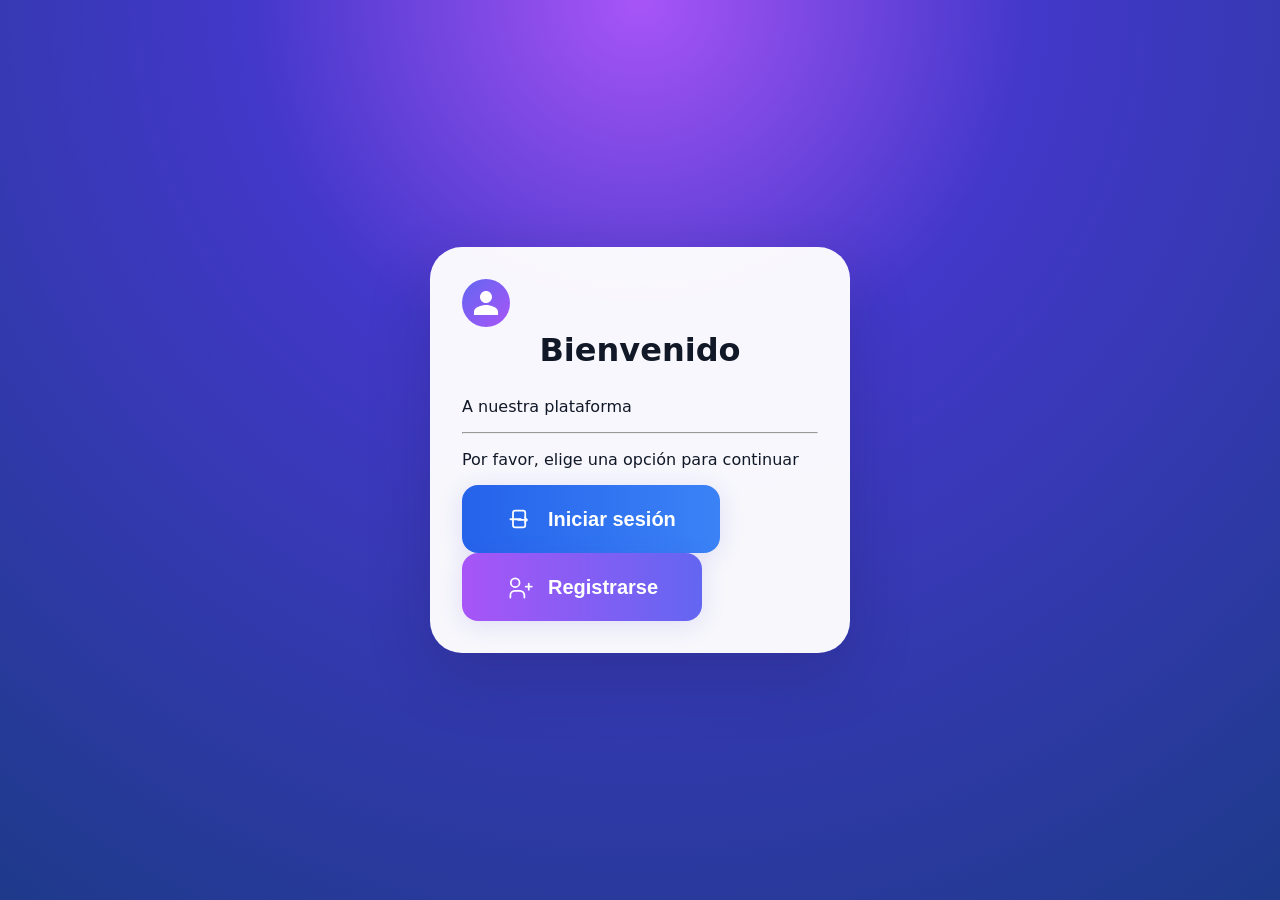
<file: index.html>
<!DOCTYPE html>
<html lang="es">

<head>
  <meta charset="UTF-8">
  <meta name="viewport" content="width=device-width, initial-scale=1.0">
  <title>Aplicación SPA</title>
  <link rel="stylesheet" href="styles.css">
</head>

<body>
  <!-- Vista de Bienvenida -->
  <section id="welcome-view" class="view">
    <main class="card">
      <div class="welcome-header">
        <div class="welcome-icon">
          <svg width="48" height="48" fill="none" xmlns="http://www.w3.org/2000/svg"><circle cx="24" cy="24" r="24" fill="url(#a)"/><path d="M24 24c3.314 0 6-2.686 6-6s-2.686-6-6-6-6 2.686-6 6 2.686 6 6 6Zm0 2c-4.418 0-12 2.238-12 6.667V36h24v-3.333C36 28.238 28.418 26 24 26Z" fill="#fff"/><defs><linearGradient id="a" x1="0" y1="0" x2="48" y2="48" gradientUnits="userSpaceOnUse"><stop stop-color="#6366f1"/><stop offset="1" stop-color="#a855f7"/></linearGradient></defs></svg>
        </div>
        <h1 class="welcome-title">Bienvenido</h1>
        <p class="welcome-subtitle">A nuestra plataforma</p>
        <hr class="welcome-divider">
        <p class="welcome-desc">Por favor, elige una opción para continuar</p>
      </div>
      <div class="welcome-actions">
        <button class="welcome-btn login" data-navigate="login">
          <svg viewBox="0 0 32 32" fill="none"><rect x="4" y="15" width="14" height="2.5" rx="1.25" fill="#fff"/><path d="M22 9v14a2.5 2.5 0 0 1-2.5 2.5h-9A2.5 2.5 0 0 1 8 23V9a2.5 2.5 0 0 1 2.5-2.5h9A2.5 2.5 0 0 1 22 9Zm-8 8h10m0 0-2.5-2.5m2.5 2.5-2.5 2.5" stroke="#fff" stroke-width="2" stroke-linecap="round" stroke-linejoin="round"/></svg>
          Iniciar sesión
        </button>
        <button class="welcome-btn register" data-navigate="register">
          <svg viewBox="0 0 32 32" fill="none"><path d="M21 28v-2.5a5 5 0 0 0-5-5h-6a5 5 0 0 0-5 5V28" stroke="#fff" stroke-width="2" stroke-linecap="round" stroke-linejoin="round"/><circle cx="10.5" cy="11" r="5" stroke="#fff" stroke-width="2"/><path d="M26 12v7m3.5-3.5H22.5" stroke="#fff" stroke-width="2" stroke-linecap="round"/></svg>
          Registrarse
        </button>
      </div>
    </main>
  </section>

  <!-- Vista de Login -->
  <section id="login-view" class="view hidden">
    <main class="card">
      <div class="card-header">
        <button type="button" class="icon-button" aria-label="Cerrar" data-navigate="welcome">×</button>
        <span class="help-text">Need help?</span>
      </div>

      <h1>Iniciar sesión</h1>

      <!-- Mensaje de error -->
      <div id="login-error" class="error-message hidden"></div>

      <form id="loginForm" class="auth-form">
        <input type="email" id="login-email" name="email" placeholder="Correo electrónico" required>
        <input type="password" id="login-password" name="password" placeholder="Contraseña" required>
        <a class="help-link" href="#">Olvidaste tu contraseña?</a>
        <button type="submit" class="primary-button">Entrar</button>
      </form>

      <p class="switch-text" id="login-message">¿No tienes cuenta? <button data-navigate="register">Registrarse</button></p>
    </main>
  </section>

  <!-- Vista de Registro -->
  <section id="register-view" class="view hidden">
    <main class="card">
      <div class="card-header">
        <button type="button" class="icon-button" aria-label="Cerrar" data-navigate="welcome">×</button>
        <span class="help-text">Need help?</span>
      </div>

      <h1>Crear cuenta</h1>

      <!-- Mensaje de error -->
      <div id="register-error" class="error-message hidden"></div>

      <form id="registerForm" class="auth-form">
        <input type="text" id="reg-name" name="name" placeholder="Nombre completo" required>
        <input type="email" id="reg-email" name="email" placeholder="Correo electrónico" required>

        <div class="radio-group">
          <label class="radio-label">
            <input type="radio" name="gender" value="m" required>
            M
          </label>
          <label class="radio-label">
            <input type="radio" name="gender" value="f" required>
            F
          </label>
        </div>

        <input type="password" id="reg-password" name="password" placeholder="Contraseña" required>
        <input type="password" id="reg-confirmPassword" name="confirmPassword" placeholder="Confirmar contraseña" required>

        <label class="checkbox-label">
          <input type="checkbox" id="terms" required>
          Acepto los términos del acuerdo
        </label>

        <button type="submit" class="primary-button">Registrarse</button>
      </form>

      <p class="switch-text">¿Ya tienes una cuenta? <button data-navigate="login">Iniciar sesión</button></p>
    </main>
  </section>

  <!-- Vista Principal (protegida) -->
  <section id="main-view" class="view hidden">
    <main class="card">
      <h1>Bienvenido a la página principal</h1>
      <p id="main-welcome">Has iniciado sesión correctamente.</p>

      <div class="dice-panel">
        <div class="dice-actions">
          <button id="roll-button" class="primary-button">Tirar dado</button>
          <button id="reset-button" class="primary-button">Resetear estadísticas</button>
        </div>

        <div id="dice-result" class="dice-result">
          <div id="dice-image" class="dice-image hidden"></div>
          <p id="dice-value"></p>
        </div>

        <div class="dice-stats">
          <p>Total de tiradas: <span id="roll-count">0</span></p>
          <p>Promedio: <span id="roll-average">0.00</span></p>
        </div>
      </div>

      <button class="primary-button" data-navigate="welcome" id="logout-btn">Cerrar sesión</button>
    </main>
  </section>

  <script src="app.js"></script>
</body>

</html>
</file>
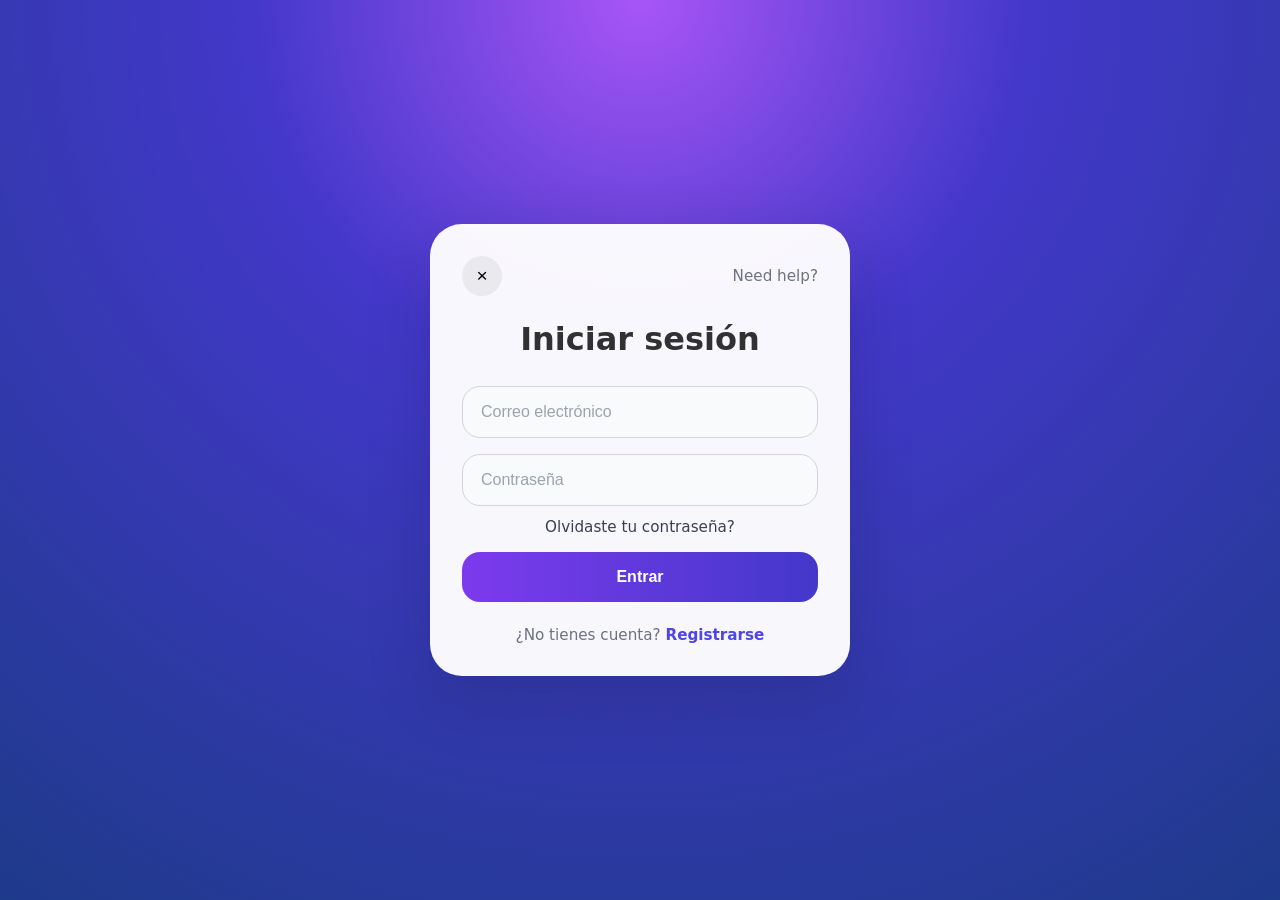
<file: login.html>
<!DOCTYPE html>
<html lang="es">

<head>
  <meta charset="UTF-8">
  <meta name="viewport" content="width=device-width, initial-scale=1.0">
  <title>Iniciar sesión</title>
  <link rel="stylesheet" href="styles.css">
</head>

<body data-page="login">
  <main class="card">
    <!-- Encabezado con botón de cerrar y ayuda -->
    <div class="card-header">
      <button type="button" class="icon-button" aria-label="Cerrar">×</button>
      <span class="help-text">Need help?</span>
    </div>


    <h1>Iniciar sesión</h1>


    <!-- Formulario de login: email y contraseña -->
    <form id="loginForm" class="auth-form">
      <input type="email" id="email" name="email" placeholder="Correo electrónico" required>
      <input type="password" id="password" name="password" placeholder="Contraseña" required>
      <a class="help-link" href="#">Olvidaste tu contraseña?</a>
      <button type="submit" class="primary-button">Entrar</button>
    </form>


    <!-- Enlace para ir a registro -->
    <p class="switch-text" id="message">¿No tienes cuenta? <a href="register.html">Registrarse</a></p>
  </main>

  <script src="app.js" defer></script>
</body>

</html>
</file>
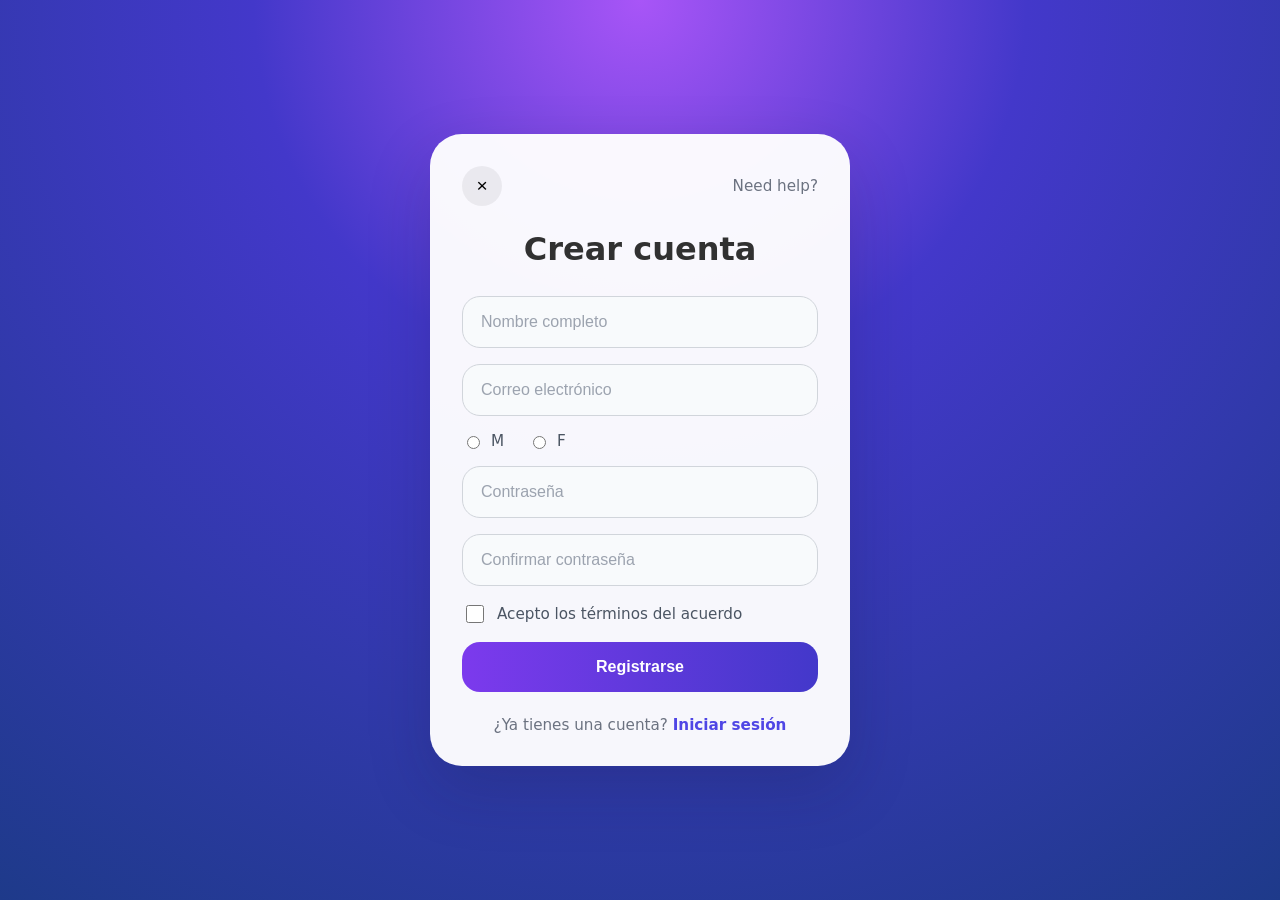
<file: register.html>
<!DOCTYPE html>
<html lang="es">

<head>
  <meta charset="UTF-8">
  <meta name="viewport" content="width=device-width, initial-scale=1.0">
  <title>Registrarse</title>
  <link rel="stylesheet" href="styles.css">
</head>

<body data-page="register">
  <main class="card">
    <!-- Encabezado con botón de cerrar y ayuda -->
    <div class="card-header">
      <button type="button" class="icon-button" aria-label="Cerrar">×</button>
      <span class="help-text">Need help?</span>
    </div>

    <h1>Crear cuenta</h1>

    <!-- Formulario de registro: datos personales y contraseña -->
    <form id="registerForm" class="auth-form">
      <input type="text" id="name" name="name" placeholder="Nombre completo" required>
      <input type="email" id="email" name="email" placeholder="Correo electrónico" required>


      <!-- Selección de género: M (Masculino) o S (Femenino) -->
      <div class="radio-group">
        <label class="radio-label">
          <input type="radio" name="gender" value="m" required>
          M
        </label>
        <label class="radio-label">
          <input type="radio" name="gender" value="f" required>
          F
        </label>
      </div>


      <input type="password" id="password" name="password" placeholder="Contraseña" required>
      <input type="password" id="confirmPassword" name="confirmPassword" placeholder="Confirmar contraseña" required>


      <!-- Checkbox para aceptar términos -->
      <label class="checkbox-label">
        <input type="checkbox" id="terms" required>
        Acepto los términos del acuerdo
      </label>

      <button type="submit" class="primary-button">Registrarse</button>
    </form>


    <!-- Enlace para ir a login -->
    <p class="switch-text">¿Ya tienes una cuenta? <a href="login.html">Iniciar sesión</a></p>
  </main>

  <script src="app.js" defer></script>
</body>

</html>
</file>
<file: styles.css>
(/* Botones grandes de bienvenida tipo imagen */)
.welcome-actions {
  display: flex;
  flex-direction: row;
  justify-content: center;
  align-items: center;
  gap: 36px;
  margin-top: 38px;
}
.welcome-btn {
  display: flex;
  align-items: center;
  justify-content: center;
  gap: 14px;
  padding: 20px 44px;
  border: none;
  border-radius: 16px;
  font-size: 1.25rem;
  font-weight: 600;
  cursor: pointer;
  text-decoration: none;
  white-space: nowrap;
  min-width: 220px !important;
  box-shadow: 0 4px 24px 0 rgba(67,56,202,0.13);
  transition: transform 0.13s, box-shadow 0.13s;
}
.welcome-btn.login {
  background: linear-gradient(90deg, #2563eb 0%, #3b82f6 100%);
  color: #fff;
}
.welcome-btn.register {
  background: linear-gradient(90deg, #a855f7 0%, #6366f1 100%);
  color: #fff;
}
.welcome-btn svg {
  width: 28px;
  height: 28px;
  flex-shrink: 0;
}
.welcome-btn:active {
  transform: scale(0.97);
}

/* Mejorar visibilidad de textos de bienvenida */
.welcome-title {
  color: #111827;
  text-shadow: none;
}
.welcome-subtitle, .welcome-desc {
  color: #111827;
  text-shadow: none;
}

/* ========================================
   CONFIGURACIÓN GLOBAL
   ======================================== */

/* Variables globales: tipografía y color base */
:root {
  font-family: Inter, system-ui, sans-serif;
  color: #111827;
}


/* Reset: aplicar box-sizing a todos los elementos */
* {
  box-sizing: border-box;
}


/* ========================================
   LAYOUT PRINCIPAL
   ======================================== */

/* Body: pantalla completa, centrada con fondo degradado */
body {
  margin: 0;
  min-height: 100vh;
  display: grid;
  place-items: center;
  background: radial-gradient(circle at top, #a855f7 0%, #4338ca 35%, #1e3a8a 100%);
}


/* ========================================
   TARJETA PRINCIPAL (CARD)
   ======================================== */

/* Contenedor principal: ancho responsivo, redondeado y con sombra */
.card {
  width: min(420px, calc(100vw - 40px));
  padding: 32px;
  border-radius: 32px;
  background: rgba(255, 255, 255, 0.96);
  box-shadow: 0 24px 64px rgba(15, 23, 42, 0.18);
}


/* Encabezado de la tarjeta: distribuye icono y texto */
.card-header {
  display: flex;
  justify-content: space-between;
  align-items: center;
  margin-bottom: 24px;
}


/* Botón icono: pequeño, redondeado y con fondo suave */
.icon-button {
  border: none;
  background: rgba(0, 0, 0, 0.06);
  width: 40px;
  height: 40px;
  border-radius: 50%;
  font-size: 1.2rem;
  cursor: pointer;
}


/* Texto de ayuda: gris y pequeño */
.help-text {
  font-size: 0.95rem;
  color: #6b7280;
}


/* ========================================
   TIPOGRAFÍA
   ======================================== */

/* Título principal: grande, centrado y oscuro */
h1 {
  margin: 0 0 28px;
  font-size: 2rem;
  text-align: center;
  color: #313131;
}


/* ========================================
   FORMULARIO
   ======================================== */

/* Contenedor del formulario: distribuye campos en grid */
.auth-form {
  display: grid;
  gap: 16px;
}


/* Inputs de texto: campos de identificación y contraseña */
input[type="email"],
input[type="password"],
input[type="text"] {
  width: 100%;
  padding: 16px 18px;
  border: 1px solid #d1d5db;
  border-radius: 18px;
  background: #f8fafc;
  color: #111827;
  font-size: 1rem;
}


/* Placeholder: texto gris para indicar que hacer en cada campo */
input::placeholder {
  color: #9ca3af;
}


/* Opciones de género (radio buttons): lado a lado */
.radio-group {
  display: flex;
  gap: 24px;
}


/* Etiqueta para radio button: flexible para estar al lado del input */
.radio-label {
  display: flex;
  align-items: center;
  gap: 8px;
  color: #4b5563;
  font-size: 0.95rem;
}


/* Enlace de ayuda: centrado y oscuro */
.help-link {
  display: block;
  text-align: center;
  color: #374151;
  text-decoration: none;
  font-size: 0.95rem;
  margin-top: -4px;
}


/* Efecto hover en enlace: subrayado */
.help-link:hover {
  text-decoration: underline;
}


/* ========================================
   CHECKBOXES Y RADIOS
   ======================================== */

/* Etiqueta para checkbox: flexible con gap */
.checkbox-label {
  display: flex;
  align-items: center;
  gap: 10px;
  color: #4b5563;
  font-size: 0.95rem;
  margin-bottom: 0;
}


/* Input checkbox: tamaño visible */
.checkbox-label input {
  width: 18px;
  height: 18px;
}


/* ========================================
   BOTONES
   ======================================== */

/* Botón principal: ancho completo con gradiente y texto blanco */
.primary-button {
  width: 100%;
  padding: 16px;
  background: linear-gradient(90deg, #7c3aed 0%, #4338ca 100%);
  color: white;
  border: none;
  border-radius: 18px;
  font-size: 1rem;
  font-weight: 700;
  cursor: pointer;
}


/* ========================================
   MENSAJES DE ERROR
   ======================================== */

.error-message {
  background: #fef2f2;
  border: 1px solid #fecaca;
  color: #dc2626;
  padding: 12px 16px;
  border-radius: 12px;
  margin-bottom: 16px;
  font-size: 0.9rem;
  text-align: center;
}

.error-message.hidden {
  display: none;
}

.success-message {
  background: #f0fdf4;
  border: 1px solid #bbf7d0;
  color: #16a34a;
  padding: 12px 16px;
  border-radius: 12px;
  margin-bottom: 16px;
  font-size: 0.9rem;
  text-align: center;
}

.success-message.hidden {
  display: none;
}


/* ========================================
   NAVEGACIÓN SPA
   ======================================== */

/* Contenedor de vista */
.view {
  width: 100%;
  display: flex;
  justify-content: center;
  align-items: center;
}

/* Clase para ocultar vistas */
.hidden {
  display: none !important;
}


/* ========================================
   NAVEGACIÓN ENTRE PÁGINAS
   ======================================== */

/* Texto para cambiar de página: centrado con link azul */
.switch-text {
  margin: 24px 0 0;
  text-align: center;
  color: #6b7280;
  font-size: 0.95rem;
}


/* Enlace en switch-text: azul y sin subrayado */
.switch-text a,
.switch-text button {
  color: #4f46e5;
  text-decoration: none;
  font-weight: 600;
  background: none;
  border: none;
  cursor: pointer;
  font-size: inherit;
  font-family: inherit;
  padding: 0;
}


/* Efecto hover en enlace de navegación: subrayado */
.switch-text a:hover,
.switch-text button:hover {
  text-decoration: underline;
}


/* ========================================
   DADO D20 Y ESTADÍSTICAS
   ======================================== */

.dice-panel {
  display: grid;
  gap: 14px;
  padding: 16px;
  margin: 12px 0;
  border-radius: 28px;
  background: linear-gradient(180deg, rgba(255,255,255,0.96) 0%, rgba(247,250,252,0.96) 100%);
  border: 1px solid rgba(99,102,241,0.18);
  box-shadow: 0 20px 60px rgba(15, 23, 42, 0.12);
}

.dice-actions {
  display: grid;
  grid-template-columns: repeat(2, minmax(0, 1fr));
  gap: 12px;
}

.dice-result {
  display: grid;
  justify-items: center;
  gap: 8px;
  padding: 18px;
  background: rgba(255, 255, 255, 0.98);
  border-radius: 28px;
  border-top: 1px solid rgba(99, 102, 241, 0.16);
  border-bottom: 1px solid rgba(99, 102, 241, 0.16);
  box-shadow: inset 0 1px 0 rgba(255,255,255,0.7), 0 14px 32px rgba(15, 23, 42, 0.06);
}

.dice-image {
  width: 170px;
  height: 170px;
  display: grid;
  place-items: center;
  clip-path: polygon(50% 0%, 84% 18%, 100% 45%, 92% 75%, 64% 96%, 50% 100%, 36% 96%, 8% 75%, 0% 45%, 16% 18%);
  background: radial-gradient(circle at 25% 20%, #fb923c 0%, #f97316 45%, #ea580c 100%);
  border: 6px solid #c2410c;
  box-shadow: 0 22px 48px rgba(0, 0, 0, 0.22);
  position: relative;
  transform: rotate(-4deg);
}

.dice-image::before,
.dice-image::after {
  content: '';
  position: absolute;
  inset: 0;
  clip-path: inherit;
}

.dice-image::before {
  background: linear-gradient(135deg, rgba(255,255,255,0.35), transparent 55%);
  transform: translate(-8%, -8%) scale(1.03);
  opacity: 0.7;
}

.dice-image::after {
  background: linear-gradient(220deg, rgba(0,0,0,0.14), transparent 60%);
  transform: translate(6%, 6%) scale(1.02);
}

.dice-image.hidden {
  display: none;
}

.dice-image {
  color: white;
  font-size: 2.8rem;
  font-weight: 900;
  text-shadow: 0 2px 12px rgba(0,0,0,0.35);
  z-index: 1;
}

.dice-result p {
  margin: 0;
  font-size: 1.1rem;
  font-weight: 700;
  color: #1f2937;
}

.dice-stats {
  display: grid;
  gap: 6px;
  padding: 10px 14px;
  background: rgba(255,255,255,0.95);
  border-radius: 20px;
  border: 1px solid rgba(79,70,229,0.1);
}

.dice-stats p {
  margin: 0;
  color: #374151;
  font-size: 0.95rem;
}

.dice-stats span {
  font-weight: 700;
  color: #111827;
}
</file>
